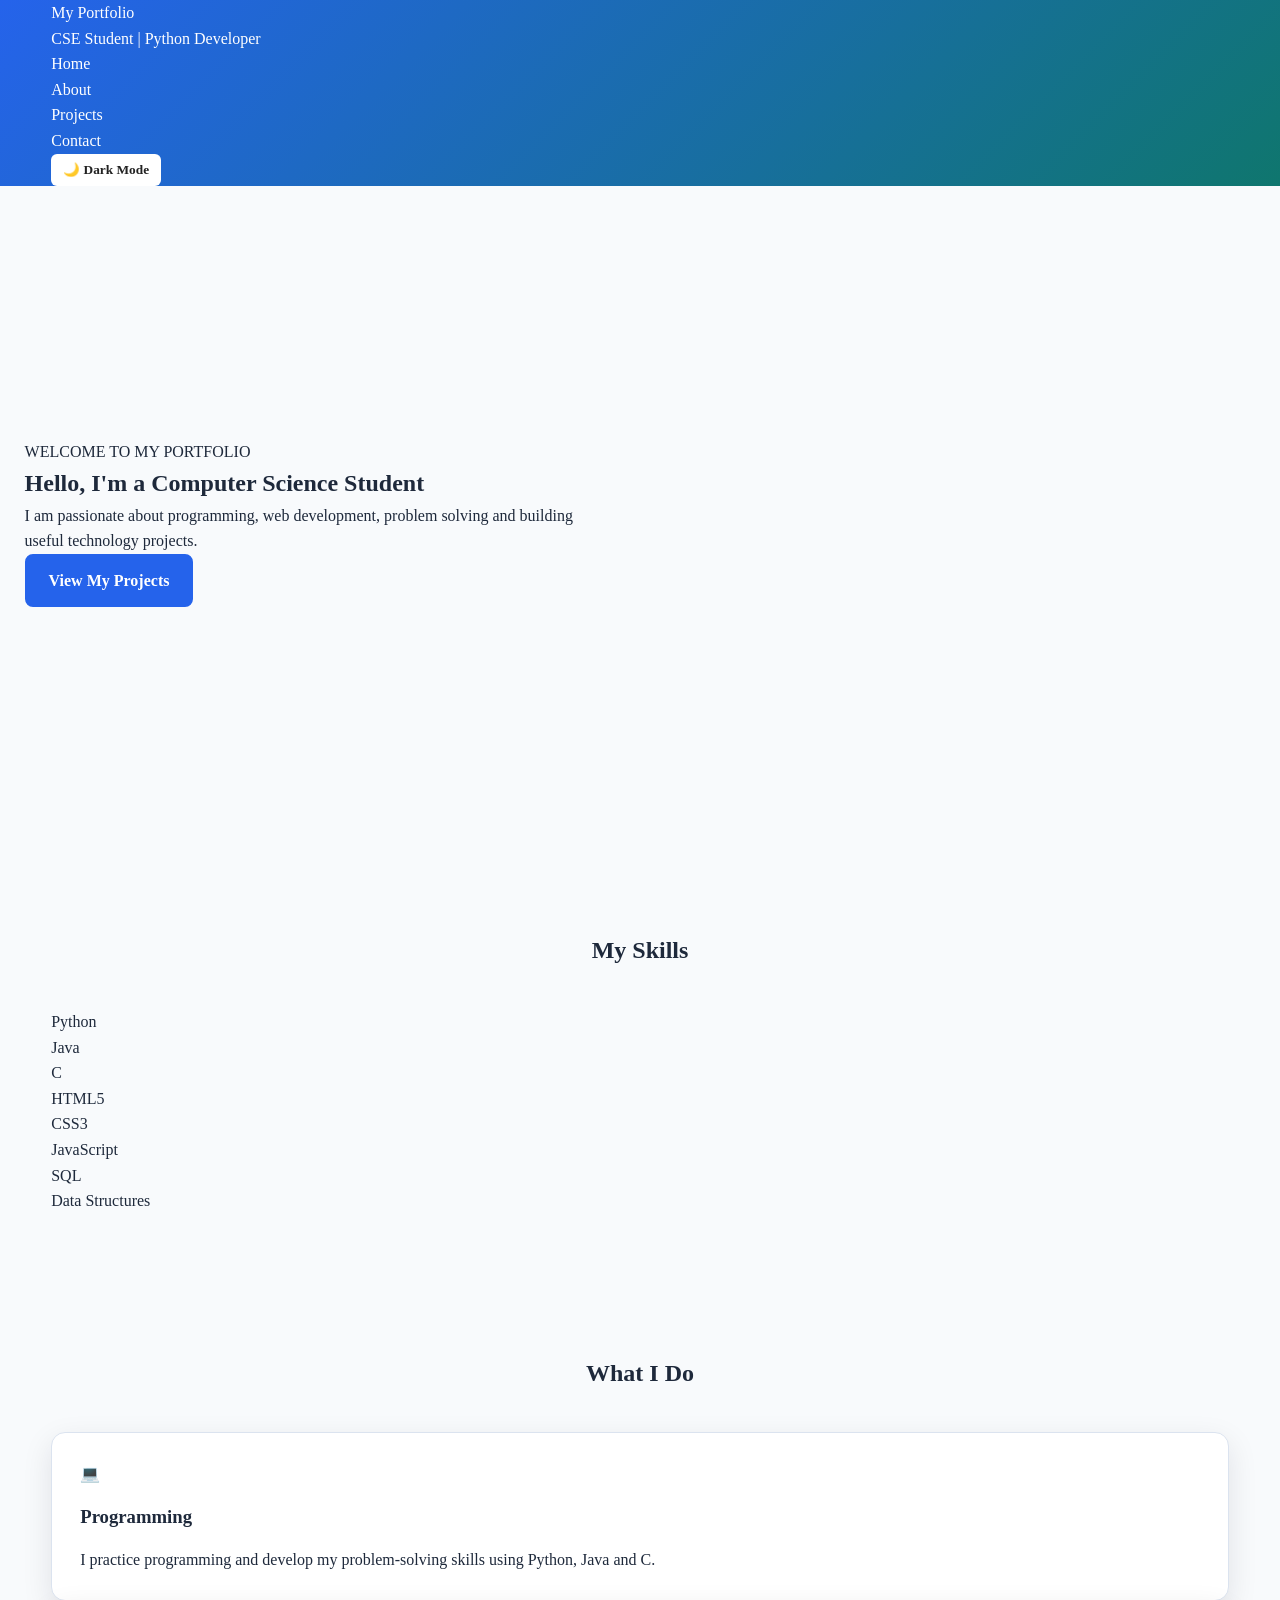
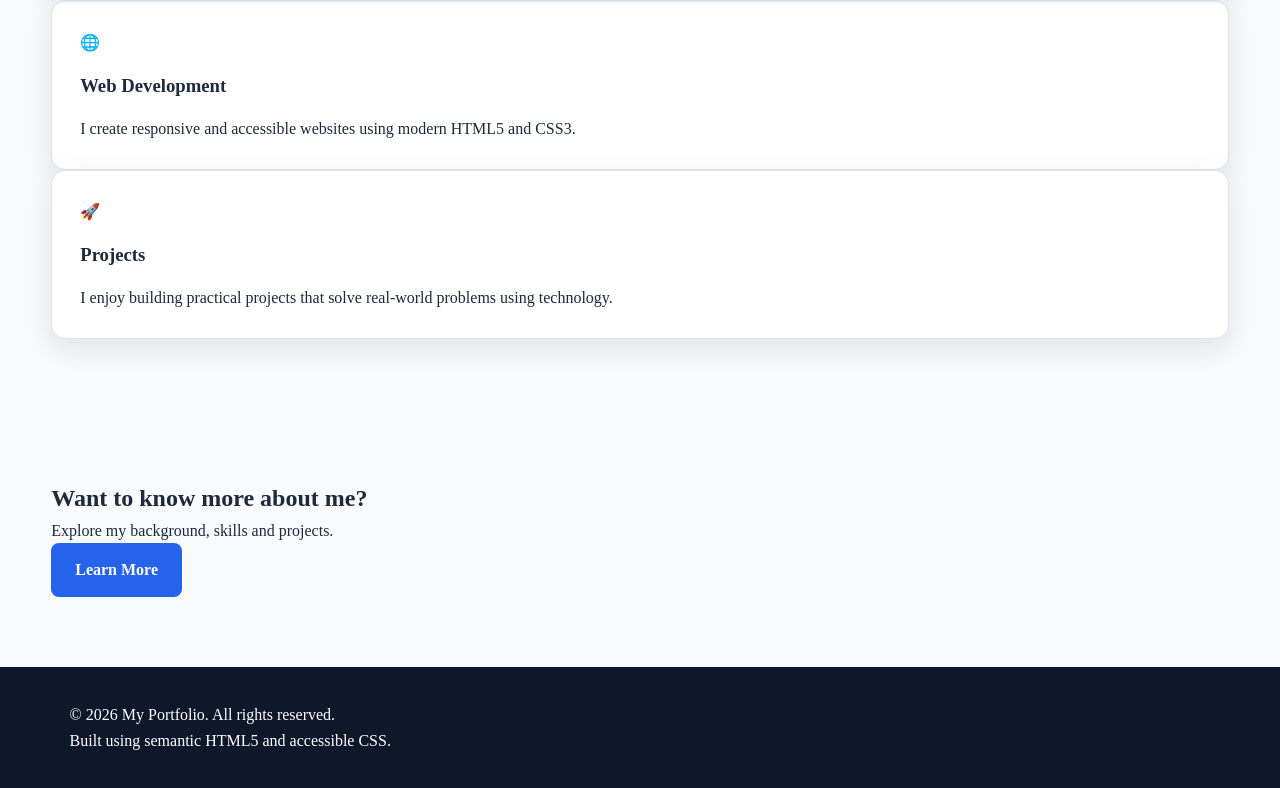
<file: index.html>
<!DOCTYPE html>
<html lang="en">
<head>
    <meta charset="UTF-8">
    <meta name="viewport" content="width=device-width, initial-scale=1.0">

    <meta name="description" content="Personal portfolio website showcasing my skills, education and projects.">
    <meta name="author" content="My Portfolio">

    <title>My Portfolio | Home</title>

    <!-- CSS FILE -->
    <link rel="stylesheet" href="css/style.css">
</head>

<body>

    <a href="#main-content" class="skip-link">Skip to main content</a>

    <header class="site-header">
        <div class="container header-content">

            <div>
                <p class="site-title">My Portfolio</p>
                <p class="site-tagline">CSE Student | Python Developer</p>
            </div>

            <nav class="site-nav" aria-label="Main navigation">
    <ul>
        <li><a href="index.html" aria-current="page">Home</a></li>
        <li><a href="about.html">About</a></li>
        <li><a href="projects.html">Projects</a></li>
        <li><a href="contact.html">Contact</a></li>
    </ul>

    <button class="theme-toggle" id="themeToggle" type="button">
        🌙 Dark Mode
    </button>
</nav>
        </div>
    </header>

    <main id="main-content">

        <section class="hero" aria-labelledby="hero-title">

            <div class="container">

                <p class="hero-small">WELCOME TO MY PORTFOLIO</p>

                <h1 id="hero-title">
                    Hello, I'm a Computer Science Student
                </h1>

                <p>
                    I am passionate about programming, web development,
                    problem solving and building useful technology projects.
                </p>

                <a href="projects.html" class="btn">
                    View My Projects
                </a>

            </div>

        </section>


        <section class="section" aria-labelledby="skills-title">

            <div class="container">

                <h2 id="skills-title" class="section-title">
                    My Skills
                </h2>

                <ul class="skills-list">
                    <li>Python</li>
                    <li>Java</li>
                    <li>C</li>
                    <li>HTML5</li>
                    <li>CSS3</li>
                    <li>JavaScript</li>
                    <li>SQL</li>
                    <li>Data Structures</li>
                </ul>

            </div>

        </section>


        <section class="section alternate-section" aria-labelledby="highlights-title">

            <div class="container">

                <h2 id="highlights-title" class="section-title">
                    What I Do
                </h2>

                <div class="cards">

                    <article class="card">
                        <div class="card-icon">💻</div>

                        <h3>Programming</h3>

                        <p>
                            I practice programming and develop my problem-solving
                            skills using Python, Java and C.
                        </p>
                    </article>


                    <article class="card">
                        <div class="card-icon">🌐</div>

                        <h3>Web Development</h3>

                        <p>
                            I create responsive and accessible websites using
                            modern HTML5 and CSS3.
                        </p>
                    </article>


                    <article class="card">
                        <div class="card-icon">🚀</div>

                        <h3>Projects</h3>

                        <p>
                            I enjoy building practical projects that solve
                            real-world problems using technology.
                        </p>
                    </article>

                </div>

            </div>

        </section>


        <section class="cta-section" aria-labelledby="cta-title">

            <div class="container">

                <h2 id="cta-title">
                    Want to know more about me?
                </h2>

                <p>
                    Explore my background, skills and projects.
                </p>

                <a href="about.html" class="btn btn-light">
                    Learn More
                </a>

            </div>

        </section>

    </main>


    <footer class="site-footer">

        <div class="container">

            <p>&copy; 2026 My Portfolio. All rights reserved.</p>

            <p>
                Built using semantic HTML5 and accessible CSS.
            </p>

        </div>

    </footer>
    <script src="script.js"></script>

</body>
</html>
</file>
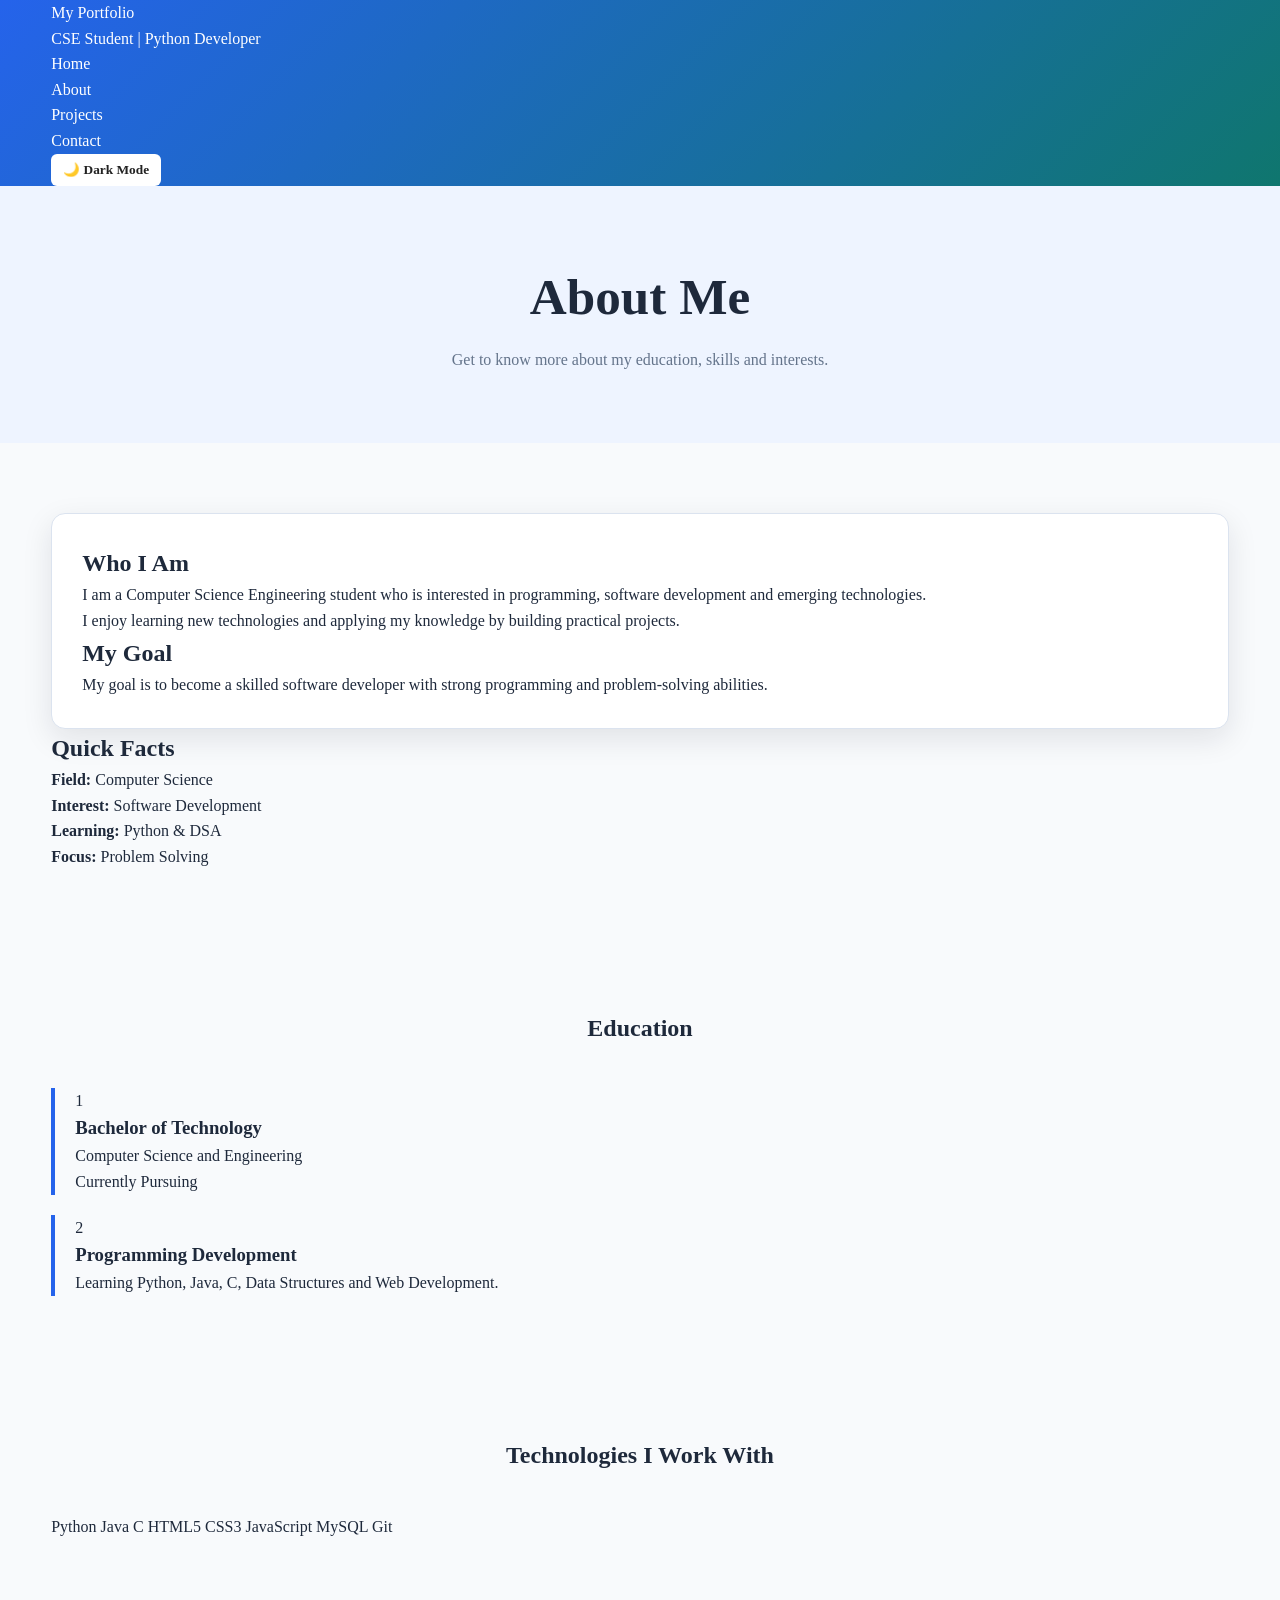
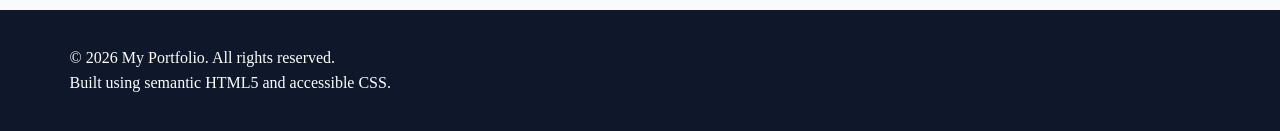
<file: about.html>
<!DOCTYPE html>
<html lang="en">
<head>

    <meta charset="UTF-8">
    <meta name="viewport" content="width=device-width, initial-scale=1.0">

    <meta name="description" content="Learn more about my education, skills and interests.">
    <meta name="author" content="My Portfolio">

    <title>My Portfolio | About</title>

    <link rel="stylesheet" href="css/style.css">

</head>

<body>

    <a href="#main-content" class="skip-link">
        Skip to main content
    </a>


    <header class="site-header">

        <div class="container header-content">

            <div>
                <p class="site-title">My Portfolio</p>
                <p class="site-tagline">CSE Student | Python Developer</p>
            </div>


            <nav class="site-nav" aria-label="Main navigation">

                <ul>

                    <li>
                        <a href="index.html">Home</a>
                    </li>

                    <li>
                        <a href="about.html" aria-current="page">
                            About
                        </a>
                    </li>

                    <li>
                        <a href="projects.html">
                            Projects
                        </a>
                    </li>

                    <li>
                        <a href="contact.html">
                            Contact
                        </a>
                    </li>

                </ul>
                <button class="theme-toggle" id="themeToggle" type="button">
                    🌙 Dark Mode
                </button>
            </nav>

        </div>

    </header>


    <main id="main-content">

        <section class="page-banner">

            <div class="container">

                <h1>About Me</h1>

                <p>
                    Get to know more about my education, skills and interests.
                </p>

            </div>

        </section>


        <section class="about-section">

            <div class="container about-grid">


                <article class="about-content">

                    <h2>Who I Am</h2>

                    <p>
                        I am a Computer Science Engineering student who is
                        interested in programming, software development and
                        emerging technologies.
                    </p>

                    <p>
                        I enjoy learning new technologies and applying my
                        knowledge by building practical projects.
                    </p>

                    <h2>My Goal</h2>

                    <p>
                        My goal is to become a skilled software developer
                        with strong programming and problem-solving abilities.
                    </p>

                </article>


                <aside class="about-aside">

                    <h2>Quick Facts</h2>

                    <ul class="facts-list">

                        <li>
                            <strong>Field:</strong>
                            Computer Science
                        </li>

                        <li>
                            <strong>Interest:</strong>
                            Software Development
                        </li>

                        <li>
                            <strong>Learning:</strong>
                            Python & DSA
                        </li>

                        <li>
                            <strong>Focus:</strong>
                            Problem Solving
                        </li>

                    </ul>

                </aside>

            </div>

        </section>


        <section class="section alternate-section">

            <div class="container">

                <h2 class="section-title">
                    Education
                </h2>


                <div class="timeline">

                    <article class="timeline-item">

                        <div class="timeline-number">
                            1
                        </div>

                        <div>
                            <h3>Bachelor of Technology</h3>

                            <p>
                                Computer Science and Engineering
                            </p>

                            <span>
                                Currently Pursuing
                            </span>
                        </div>

                    </article>


                    <article class="timeline-item">

                        <div class="timeline-number">
                            2
                        </div>

                        <div>
                            <h3>Programming Development</h3>

                            <p>
                                Learning Python, Java, C, Data Structures
                                and Web Development.
                            </p>
                        </div>

                    </article>

                </div>

            </div>

        </section>


        <section class="section">

            <div class="container">

                <h2 class="section-title">
                    Technologies I Work With
                </h2>

                <div class="tech-grid">

                    <span>Python</span>
                    <span>Java</span>
                    <span>C</span>
                    <span>HTML5</span>
                    <span>CSS3</span>
                    <span>JavaScript</span>
                    <span>MySQL</span>
                    <span>Git</span>

                </div>

            </div>

        </section>

    </main>


    <footer class="site-footer">

        <div class="container">

            <p>&copy; 2026 My Portfolio. All rights reserved.</p>

            <p>
                Built using semantic HTML5 and accessible CSS.
            </p>

        </div>

    </footer>
    <script src="script.js"></script>

</body>
</html>
</file>
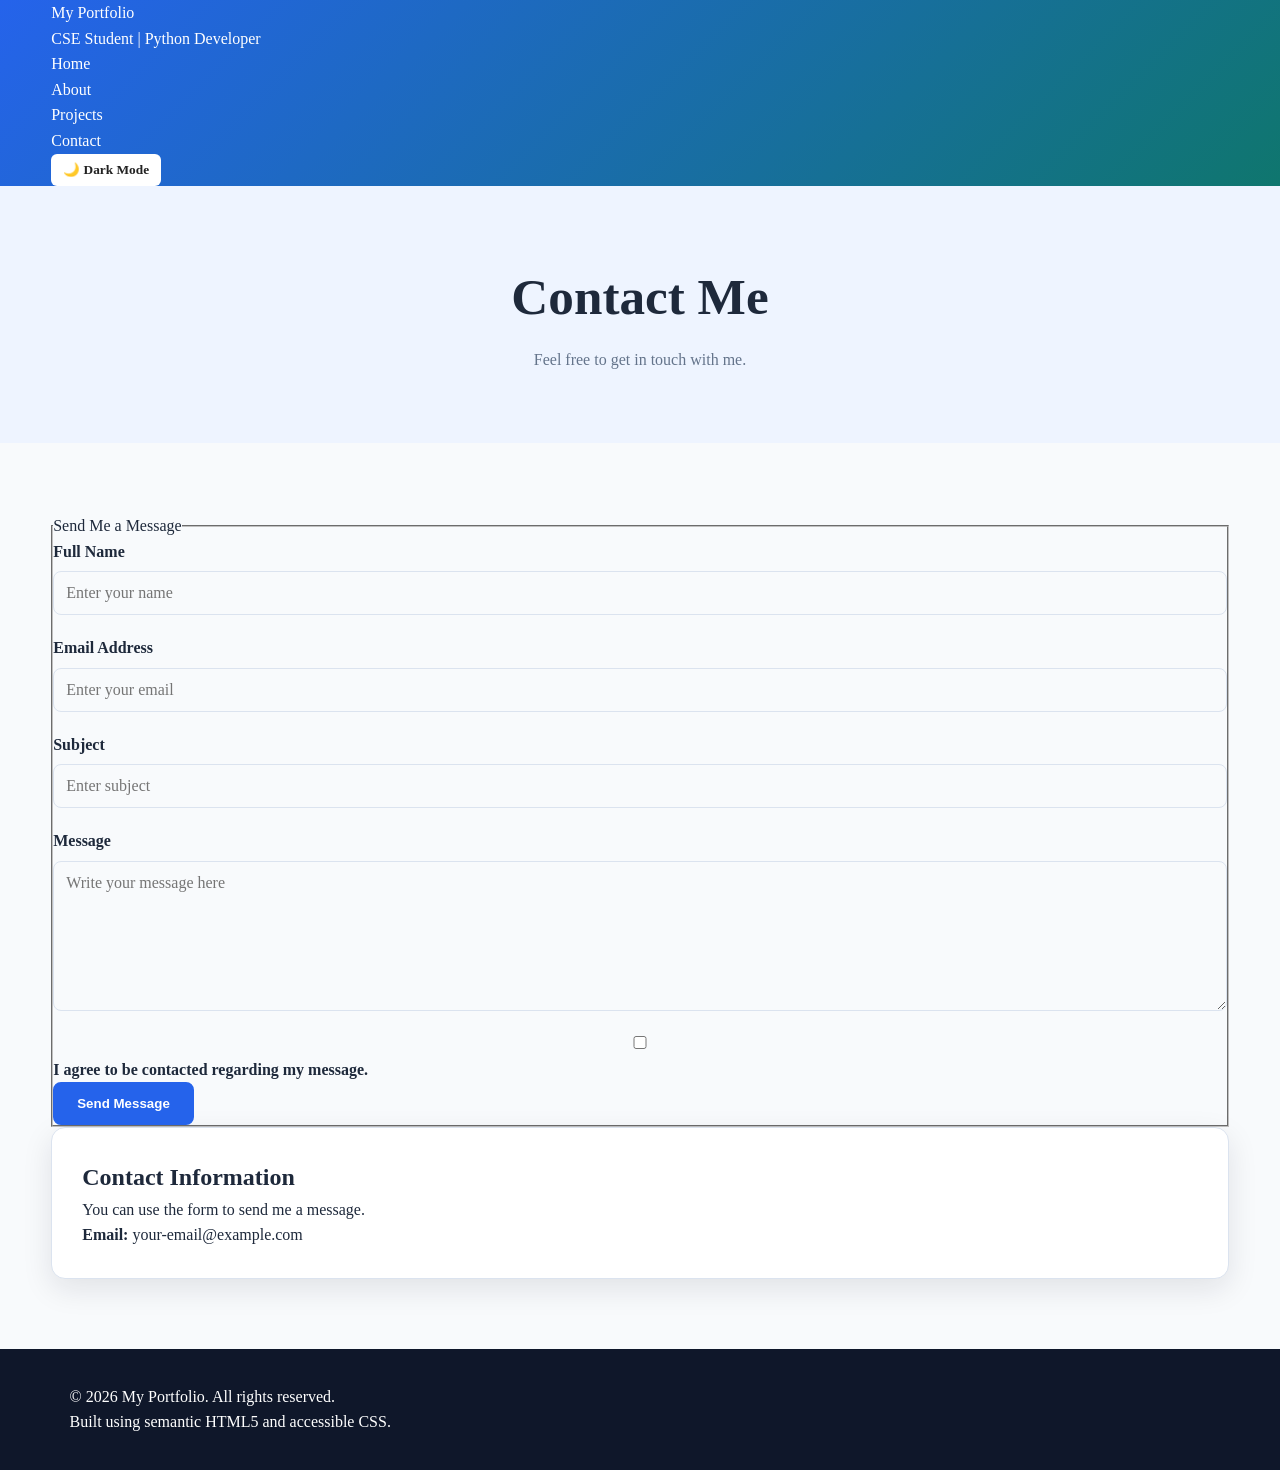
<file: contact.html>
<!DOCTYPE html>
<html lang="en">

<head>

    <meta charset="UTF-8">

    <meta name="viewport"
          content="width=device-width, initial-scale=1.0">

    <meta name="description"
          content="Contact me through my accessible portfolio contact form.">

    <meta name="author"
          content="My Portfolio">

    <title>My Portfolio | Contact</title>

    <link rel="stylesheet" href="css/style.css">

</head>


<body>

    <a href="#main-content" class="skip-link">
        Skip to main content
    </a>


    <header class="site-header">

        <div class="container header-content">

            <div>

                <p class="site-title">
                    My Portfolio
                </p>

                <p class="site-tagline">
                    CSE Student | Python Developer
                </p>

            </div>


            <nav class="site-nav"
                 aria-label="Main navigation">

                <ul>

                    <li>
                        <a href="index.html">
                            Home
                        </a>
                    </li>

                    <li>
                        <a href="about.html">
                            About
                        </a>
                    </li>

                    <li>
                        <a href="projects.html">
                            Projects
                        </a>
                    </li>

                    <li>
                        <a href="contact.html"
                           aria-current="page">
                            Contact
                        </a>
                    </li>

                </ul>

                <button class="theme-toggle" id="themeToggle" type="button">
                🌙 Dark Mode
                </button>
                </nav>

        </div>

    </header>


    <main id="main-content">


        <section class="page-banner">

            <div class="container">

                <h1>
                    Contact Me
                </h1>

                <p>
                    Feel free to get in touch with me.
                </p>

            </div>

        </section>


        <section class="contact-section">

            <div class="container contact-container">


                <form action="#"
                      method="post"
                      aria-labelledby="contact-form-title">


                    <fieldset>

                        <legend id="contact-form-title">
                            Send Me a Message
                        </legend>


                        <div class="form-group">

                            <label for="name">
                                Full Name
                            </label>

                            <input
                                type="text"
                                id="name"
                                name="name"
                                autocomplete="name"
                                required
                                aria-required="true"
                                placeholder="Enter your name">

                        </div>


                        <div class="form-group">

                            <label for="email">
                                Email Address
                            </label>

                            <input
                                type="email"
                                id="email"
                                name="email"
                                autocomplete="email"
                                required
                                aria-required="true"
                                placeholder="Enter your email">

                        </div>


                        <div class="form-group">

                            <label for="subject">
                                Subject
                            </label>

                            <input
                                type="text"
                                id="subject"
                                name="subject"
                                required
                                aria-required="true"
                                placeholder="Enter subject">

                        </div>


                        <div class="form-group">

                            <label for="message">
                                Message
                            </label>

                            <textarea
                                id="message"
                                name="message"
                                required
                                aria-required="true"
                                placeholder="Write your message here"></textarea>

                        </div>


                        <div class="checkbox-group">

                            <input
                                type="checkbox"
                                id="agreement"
                                name="agreement"
                                required>

                            <label for="agreement">
                                I agree to be contacted regarding my message.
                            </label>

                        </div>


                        <button type="submit"
                                class="btn form-button">
                            Send Message
                        </button>


                    </fieldset>

                </form>


                <aside class="contact-info">

                    <h2>
                        Contact Information
                    </h2>

                    <p>
                        You can use the form to send me a message.
                    </p>

                    <p>
                        <strong>Email:</strong>
                        your-email@example.com
                    </p>

                </aside>


            </div>

        </section>


    </main>


    <footer class="site-footer">

        <div class="container">

            <p>
                &copy; 2026 My Portfolio. All rights reserved.
            </p>

            <p>
                Built using semantic HTML5 and accessible CSS.
            </p>

        </div>

    </footer>
    <script src="script.js"></script>

</body>

</html>
</file>
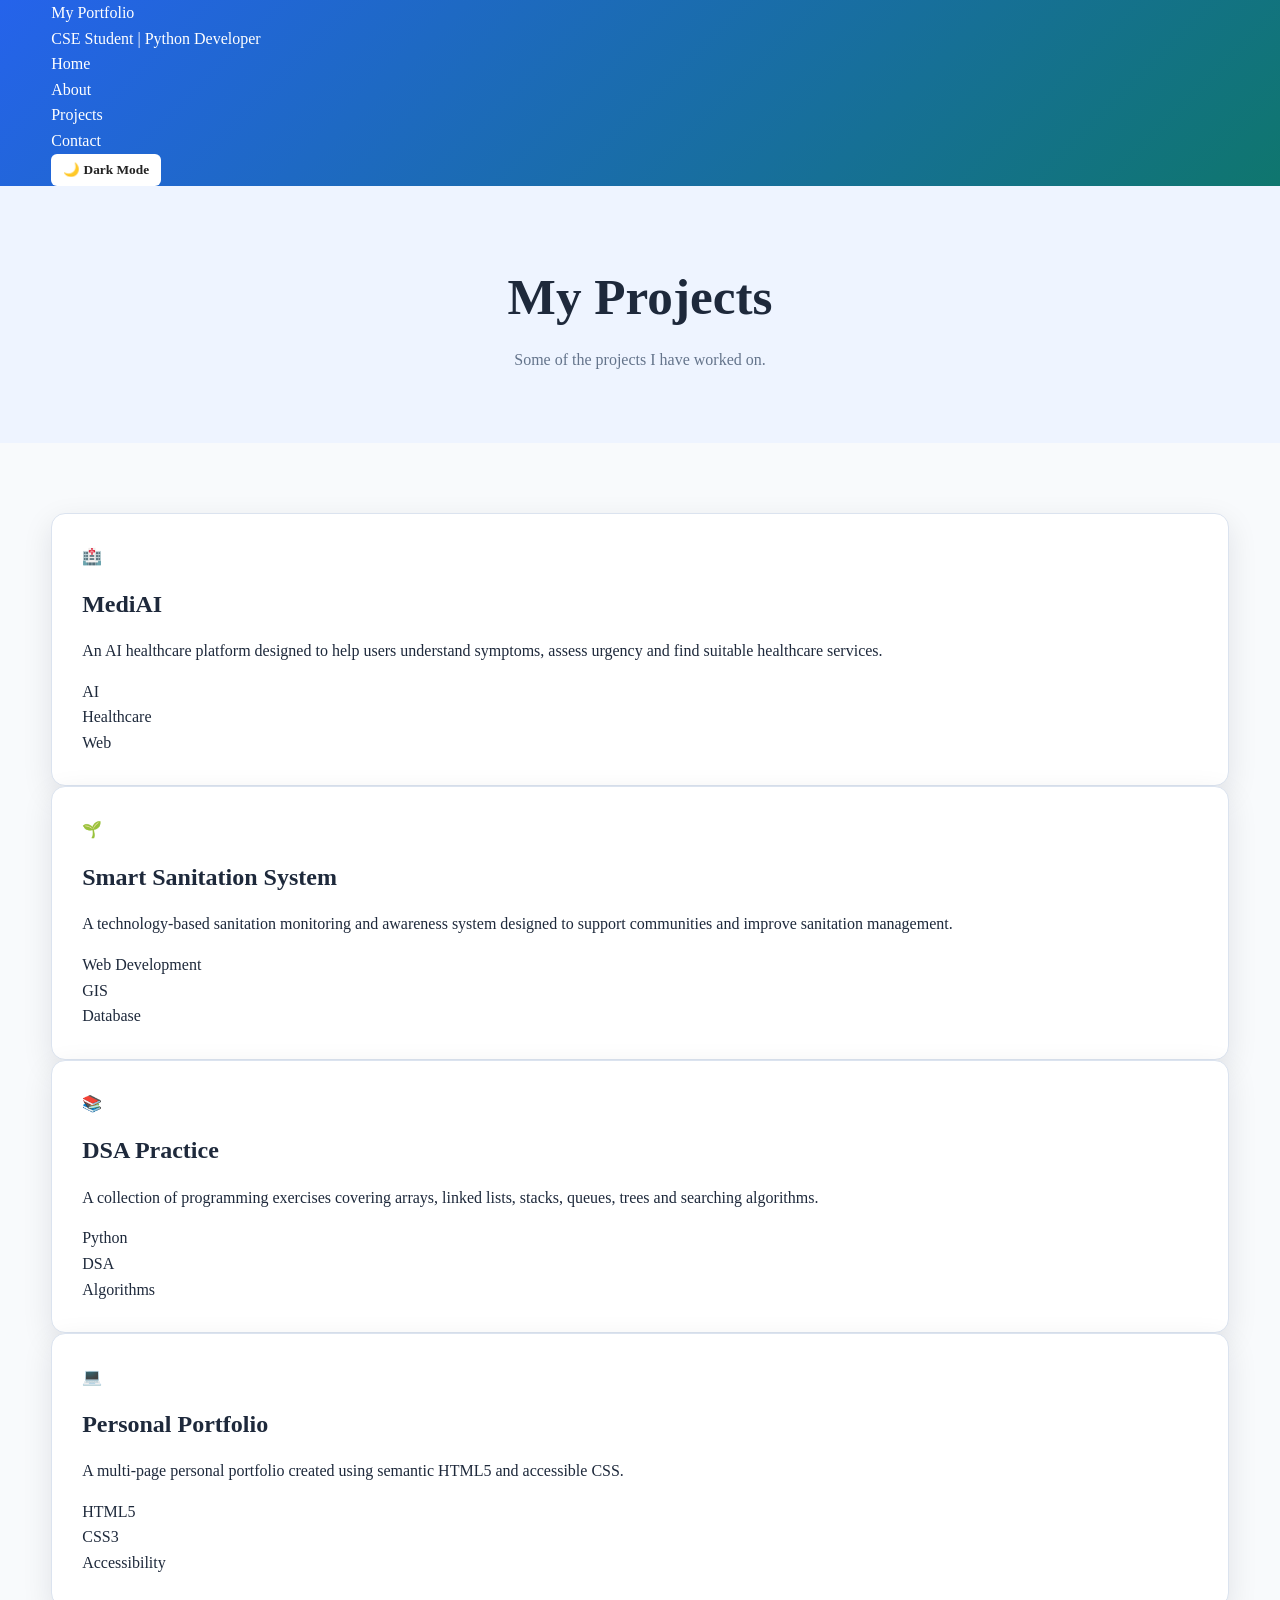
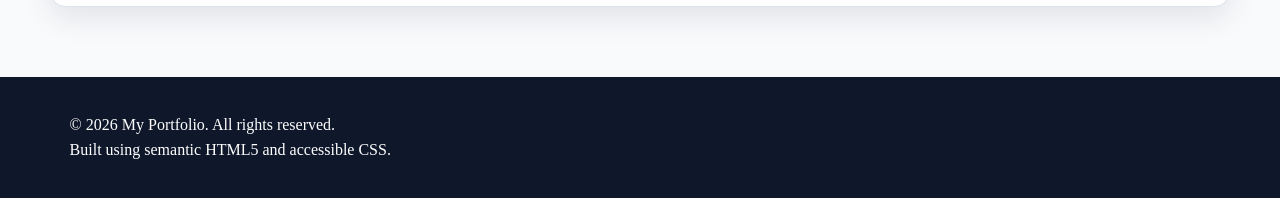
<file: projects.html>
<!DOCTYPE html>
<html lang="en">

<head>

    <meta charset="UTF-8">
    <meta name="viewport" content="width=device-width, initial-scale=1.0">

    <meta name="description" content="View my programming and technology projects.">
    <meta name="author" content="My Portfolio">

    <title>My Portfolio | Projects</title>

    <link rel="stylesheet" href="css/style.css">

</head>


<body>

    <a href="#main-content" class="skip-link">
        Skip to main content
    </a>


    <header class="site-header">

        <div class="container header-content">

            <div>

                <p class="site-title">
                    My Portfolio
                </p>

                <p class="site-tagline">
                    CSE Student | Python Developer
                </p>

            </div>


            <nav class="site-nav" aria-label="Main navigation">

                <ul>

                    <li>
                        <a href="index.html">
                            Home
                        </a>
                    </li>

                    <li>
                        <a href="about.html">
                            About
                        </a>
                    </li>

                    <li>
                        <a href="projects.html" aria-current="page">
                            Projects
                        </a>
                    </li>

                    <li>
                        <a href="contact.html">
                            Contact
                        </a>
                    </li>

                </ul>

                <button class="theme-toggle" id="themeToggle" type="button">
                    🌙 Dark Mode
                </button>

            </nav>

        </div>

    </header>


    <main id="main-content">


        <section class="page-banner">

            <div class="container">

                <h1>
                    My Projects
                </h1>

                <p>
                    Some of the projects I have worked on.
                </p>

            </div>

        </section>


        <section class="projects-section">

            <div class="container">

                <div class="project-grid">


                    <article class="project-card">

                        <div class="project-icon">
                            🏥
                        </div>

                        <h2>
                            MediAI
                        </h2>

                        <p>
                            An AI healthcare platform designed to help users
                            understand symptoms, assess urgency and find
                            suitable healthcare services.
                        </p>

                        <ul class="project-tags">

                            <li>AI</li>
                            <li>Healthcare</li>
                            <li>Web</li>

                        </ul>

                    </article>


                    <article class="project-card">

                        <div class="project-icon">
                            🌱
                        </div>

                        <h2>
                            Smart Sanitation System
                        </h2>

                        <p>
                            A technology-based sanitation monitoring and
                            awareness system designed to support communities
                            and improve sanitation management.
                        </p>

                        <ul class="project-tags">

                            <li>Web Development</li>
                            <li>GIS</li>
                            <li>Database</li>

                        </ul>

                    </article>


                    <article class="project-card">

                        <div class="project-icon">
                            📚
                        </div>

                        <h2>
                            DSA Practice
                        </h2>

                        <p>
                            A collection of programming exercises covering
                            arrays, linked lists, stacks, queues, trees and
                            searching algorithms.
                        </p>

                        <ul class="project-tags">

                            <li>Python</li>
                            <li>DSA</li>
                            <li>Algorithms</li>

                        </ul>

                    </article>


                    <article class="project-card">

                        <div class="project-icon">
                            💻
                        </div>

                        <h2>
                            Personal Portfolio
                        </h2>

                        <p>
                            A multi-page personal portfolio created using
                            semantic HTML5 and accessible CSS.
                        </p>

                        <ul class="project-tags">

                            <li>HTML5</li>
                            <li>CSS3</li>
                            <li>Accessibility</li>

                        </ul>

                    </article>

                </div>

            </div>

        </section>


    </main>


    <footer class="site-footer">

        <div class="container">

            <p>
                &copy; 2026 My Portfolio. All rights reserved.
            </p>

            <p>
                Built using semantic HTML5 and accessible CSS.
            </p>

        </div>

    </footer>
    <script src="script.js"></script>

</body>

</html>
</file>
<file: css/style.css>
/* ================================
   CSS VARIABLES / THEME
================================ */

:root {
    --primary: #2563eb;
    --primary-dark: #1d4ed8;
    --secondary: #0f766e;

    --bg: #f8fafc;
    --surface: #ffffff;
    --surface-alt: #eef4ff;

    --text: #1e293b;
    --text-light: #64748b;

    --border: #dbe3ef;
    --shadow: 0 10px 30px rgba(15, 23, 42, 0.10);

    --radius: 14px;

    --max-width: 1200px;

    --transition: 0.3s ease;
}

/* DARK THEME */

[data-theme="dark"] {
    --primary: #60a5fa;
    --primary-dark: #3b82f6;
    --secondary: #2dd4bf;

    --bg: #0f172a;
    --surface: #1e293b;
    --surface-alt: #172554;

    --text: #f8fafc;
    --text-light: #cbd5e1;

    --border: #334155;
    --shadow: 0 10px 30px rgba(0, 0, 0, 0.35);
}


/* ================================
   RESET
================================ */

* {
    margin: 0;
    padding: 0;
    box-sizing: border-box;
}

html {
    scroll-behavior: smooth;
}

body {
    font-family: "Times New Roman", serif;
    background: var(--bg);
    color: var(--text);
    line-height: 1.6;
    transition: background var(--transition), color var(--transition);
}

img {
    max-width: 100%;
    height: auto;
    display: block;
}

a {
    color: inherit;
    text-decoration: none;
}

ul {
    list-style: none;
}


/* ================================
   ACCESSIBILITY
================================ */

.skip-link {
    position: absolute;
    left: -9999px;
    top: 10px;
    z-index: 9999;
}

.skip-link:focus {
    left: 10px;
    background: var(--primary);
    color: white;
    padding: 10px 15px;
    border-radius: 5px;
}


/* ================================
   HEADER
   FLEXBOX
================================ */

.site-header {
    background: linear-gradient(
        135deg,
        var(--primary),
        var(--secondary)
    );

    color: white;
    position: sticky;
    top: 0;
    z-index: 1000;
}

.navbar {
    max-width: var(--max-width);
    margin: auto;

    display: flex;
    align-items: center;
    justify-content: space-between;

    padding: 18px 20px;
    gap: 20px;
}

.logo {
    font-size: 1.6rem;
    font-weight: bold;
}

.nav-links {
    display: flex;
    align-items: center;
    justify-content: center;
    gap: 25px;
    flex-wrap: wrap;
}

.nav-links a {
    color: white;
    font-weight: bold;
    transition: var(--transition);
}

.nav-links a:hover,
.nav-links a:focus {
    opacity: 0.75;
}


/* ================================
   THEME BUTTON
================================ */

.theme-toggle {
    border: 2px solid white;
    background: transparent;
    color: white;

    padding: 8px 12px;
    border-radius: 8px;

    cursor: pointer;
    font-family: inherit;
    font-weight: bold;

    transition: var(--transition);
}

.theme-toggle:hover {
    background: white;
    color: var(--primary);
}


/* ================================
   GENERAL CONTAINER
================================ */

.container {
    width: min(92%, var(--max-width));
    margin-inline: auto;
}


/* ================================
   HERO SECTION
   CSS GRID
================================ */

.hero {
    min-height: 75vh;

    display: grid;
    grid-template-columns: 1fr 1fr;
    align-items: center;
    gap: 50px;

    padding: 80px 0;
}

.hero-content h1 {
    font-size: clamp(2.2rem, 5vw, 4rem);
    line-height: 1.1;
    margin-bottom: 20px;
}

.hero-content p {
    color: var(--text-light);
    font-size: 1.1rem;
    margin-bottom: 25px;
    max-width: 600px;
}

.hero-buttons {
    display: flex;
    gap: 15px;
    flex-wrap: wrap;
}

.hero-image {
    display: flex;
    justify-content: center;
    align-items: center;
}


/* ================================
   BUTTONS
   FLEXBOX
================================ */

.btn {
    display: inline-flex;
    align-items: center;
    justify-content: center;

    padding: 12px 22px;

    border-radius: 8px;
    border: 2px solid var(--primary);

    background: var(--primary);
    color: white;

    font-weight: bold;
    cursor: pointer;

    transition: transform var(--transition),
                background var(--transition);
}

.btn:hover,
.btn:focus {
    background: var(--primary-dark);
    transform: translateY(-3px);
}

.btn-secondary {
    background: transparent;
    color: var(--primary);
}

.btn-secondary:hover {
    color: white;
}


/* ================================
   SECTION
================================ */

section {
    padding: 70px 0;
}

.section-title {
    text-align: center;
    margin-bottom: 40px;
}

.section-title h2 {
    font-size: 2.2rem;
    margin-bottom: 10px;
}

.section-title p {
    color: var(--text-light);
}


/* ================================
   SKILLS
   CSS GRID
================================ */

.skills-grid {
    display: grid;

    grid-template-columns:
        repeat(auto-fit, minmax(180px, 1fr));

    gap: 20px;
}

.skill-card {
    background: var(--surface);
    border: 1px solid var(--border);

    padding: 25px;
    text-align: center;

    border-radius: var(--radius);

    box-shadow: var(--shadow);

    transition: transform var(--transition),
                box-shadow var(--transition);
}

.skill-card:hover {
    transform: translateY(-6px);
}


/* ================================
   CARDS
   CSS GRID
================================ */

.card-grid {
    display: grid;

    grid-template-columns:
        repeat(auto-fit, minmax(260px, 1fr));

    gap: 25px;
}

.card {
    background: var(--surface);

    border: 1px solid var(--border);
    border-radius: var(--radius);

    padding: 28px;

    box-shadow: var(--shadow);

    display: flex;
    flex-direction: column;
    gap: 15px;

    transition:
        transform var(--transition),
        box-shadow var(--transition);
}

.card:hover {
    transform: translateY(-7px);
}


/* ================================
   PAGE BANNER
================================ */

.page-banner {
    background: var(--surface-alt);
    padding: 70px 20px;
    text-align: center;
}

.page-banner h1 {
    font-size: clamp(2rem, 5vw, 3.2rem);
    margin-bottom: 10px;
}

.page-banner p {
    color: var(--text-light);
}


/* ================================
   ABOUT PAGE
   CSS GRID
================================ */

.about-layout {
    display: grid;

    grid-template-columns:
        2fr 1fr;

    gap: 40px;
}

.about-content,
.about-sidebar {
    background: var(--surface);

    padding: 30px;

    border: 1px solid var(--border);
    border-radius: var(--radius);

    box-shadow: var(--shadow);
}

.about-sidebar {
    align-self: start;
}


/* ================================
   TIMELINE
================================ */

.timeline {
    display: flex;
    flex-direction: column;
    gap: 20px;
}

.timeline-item {
    border-left: 4px solid var(--primary);
    padding-left: 20px;
}


/* ================================
   PROJECTS
   CSS GRID
================================ */

.projects-grid {
    display: grid;

    grid-template-columns:
        repeat(auto-fit, minmax(280px, 1fr));

    gap: 30px;
}

.project-card {
    background: var(--surface);

    border: 1px solid var(--border);
    border-radius: var(--radius);

    padding: 30px;

    display: flex;
    flex-direction: column;
    gap: 15px;

    box-shadow: var(--shadow);

    transition: transform var(--transition);
}

.project-card:hover {
    transform: translateY(-8px);
}

.project-card .btn {
    margin-top: auto;
    align-self: flex-start;
}


/* ================================
   CONTACT FORM
================================ */

.contact-layout {
    display: grid;

    grid-template-columns:
        2fr 1fr;

    gap: 40px;
}

.contact-form,
.contact-info {
    background: var(--surface);

    padding: 30px;

    border: 1px solid var(--border);
    border-radius: var(--radius);

    box-shadow: var(--shadow);
}

.form-group {
    display: flex;
    flex-direction: column;
    gap: 7px;
    margin-bottom: 20px;
}

label {
    font-weight: bold;
}

input,
textarea,
select {
    width: 100%;

    padding: 12px;

    border: 1px solid var(--border);
    border-radius: 8px;

    background: var(--bg);
    color: var(--text);

    font-family: inherit;
    font-size: 1rem;
}

textarea {
    min-height: 150px;
    resize: vertical;
}

input:focus,
textarea:focus,
select:focus,
button:focus,
a:focus {
    outline: 3px solid rgba(37, 99, 235, 0.35);
    outline-offset: 3px;
}


/* ================================
   CTA
   FLEXBOX
================================ */

.cta {
    background: var(--surface-alt);
    text-align: center;

    display: flex;
    flex-direction: column;

    align-items: center;
    justify-content: center;

    gap: 20px;

    padding: 60px 20px;
}


/* ================================
   FOOTER
   FLEXBOX
================================ */

.site-footer {
    background: #0f172a;
    color: white;

    padding: 35px 20px;
}

.footer-content {
    max-width: var(--max-width);
    margin: auto;

    display: flex;
    align-items: center;
    justify-content: space-between;

    gap: 20px;
    flex-wrap: wrap;
}


/* ================================
   RESPONSIVE DESIGN
   TABLET
================================ */

@media (max-width: 900px) {

    .hero {
        grid-template-columns: 1fr;
        text-align: center;
    }

    .hero-content p {
        margin-inline: auto;
    }

    .hero-buttons {
        justify-content: center;
    }

    .about-layout,
    .contact-layout {
        grid-template-columns: 1fr;
    }

}


/* ================================
   RESPONSIVE DESIGN
   MOBILE
================================ */

@media (max-width: 650px) {

    .navbar {
        flex-direction: column;
        padding: 15px;
    }

    .nav-links {
        gap: 12px;
        font-size: 0.95rem;
    }

    .hero {
        min-height: auto;
        padding: 60px 0;
    }

    section {
        padding: 50px 0;
    }

    .card,
    .project-card,
    .contact-form,
    .contact-info,
    .about-content,
    .about-sidebar {
        padding: 22px;
    }

    .footer-content {
        flex-direction: column;
        text-align: center;
    }

}


/* ================================
   REDUCED MOTION
================================ */

@media (prefers-reduced-motion: reduce) {

    html {
        scroll-behavior: auto;
    }

    *,
    *::before,
    *::after {
        transition: none !important;
        animation: none !important;
    }

}
/* =========================================
   TO-DO LIST
   ========================================= */

.todo-section {
    padding: 60px 0;
    background: #f5f8fc;
    min-height: 500px;
}

.todo-app {
    max-width: 750px;
    margin: 0 auto;
    background: #ffffff;
    padding: 35px;
    border-radius: 12px;
    box-shadow: 0 5px 20px rgba(0, 0, 0, 0.08);
}

.todo-app h2 {
    text-align: center;
    margin-bottom: 30px;
}


/* Add Task Form */

.todo-form label {
    display: block;
    font-weight: 600;
    margin-bottom: 8px;
}

.todo-input-group {
    display: flex;
    gap: 10px;
}

.todo-input-group input {
    flex: 1;
    padding: 12px 15px;
    border: 1px solid #ccd5e0;
    border-radius: 6px;
    font-size: 1rem;
}

.todo-input-group input:focus {
    outline: 3px solid rgba(30, 136, 229, 0.25);
    border-color: #1e88e5;
}


/* Filters */

.todo-filters {
    display: flex;
    justify-content: center;
    gap: 10px;
    margin: 30px 0 20px;
}

.filter-btn {
    padding: 9px 18px;
    border: 1px solid #ccd5e0;
    background: #ffffff;
    border-radius: 6px;
    cursor: pointer;
    font-size: 0.95rem;
}

.filter-btn:hover {
    background: #eef5fc;
}

.filter-btn.active {
    background: #1e88e5;
    color: #ffffff;
    border-color: #1e88e5;
}


/* Task List */

.todo-list {
    list-style: none;
    padding: 0;
    margin: 0;
}


/* Individual Task */

.todo-item {
    display: flex;
    align-items: center;
    gap: 12px;
    padding: 15px;
    margin-bottom: 10px;
    background: #f8fafc;
    border: 1px solid #e0e6ed;
    border-radius: 8px;
}


/* Checkbox */

.todo-checkbox {
    width: 18px;
    height: 18px;
    cursor: pointer;
    flex-shrink: 0;
}


/* Task Text */

.todo-text {
    flex: 1;
    font-size: 1rem;
    word-break: break-word;
}

.todo-item.completed .todo-text {
    text-decoration: line-through;
    opacity: 0.6;
}


/* Task Buttons */

.todo-actions {
    display: flex;
    gap: 8px;
}

.todo-edit,
.todo-delete {
    padding: 7px 12px;
    border-radius: 5px;
    cursor: pointer;
    border: 1px solid #ccd5e0;
    background: #ffffff;
}

.todo-edit:hover,
.todo-delete:hover {
    background: #eef5fc;
}


/* Empty Message */

.empty-message {
    text-align: center;
    padding: 25px;
    color: #666666;
}

.empty-message.hidden {
    display: none;
}


/* Task Count */

.task-count {
    text-align: center;
    margin-top: 20px;
    font-weight: 600;
    color: #555555;
}


/* Keyboard Focus */

.filter-btn:focus,
.todo-edit:focus,
.todo-delete:focus,
.todo-checkbox:focus,
.todo-input-group input:focus {
    outline: 3px solid rgba(30, 136, 229, 0.25);
    outline-offset: 2px;
}


/* Responsive Design */

@media (max-width: 600px) {

    .todo-app {
        padding: 20px;
    }

    .todo-input-group {
        flex-direction: column;
    }

    .todo-input-group .btn {
        width: 100%;
    }

    .todo-item {
        align-items: flex-start;
        flex-wrap: wrap;
    }

    .todo-actions {
        width: 100%;
        margin-left: 30px;
    }

    .todo-filters {
        flex-wrap: wrap;
    }

}
/* Dark Mode */
body.dark-mode {
    background-color: #121212;
    color: #f5f5f5;
}

body.dark-mode .contact-section,
body.dark-mode .projects-section,
body.dark-mode .about-section,
body.dark-mode .todo-section,
body.dark-mode .task-manager {
    background-color: #1e1e1e;
    color: #f5f5f5;
}

body.dark-mode .project-card,
body.dark-mode .contact-info,
body.dark-mode form {
    background-color: #252525;
    color: #f5f5f5;
}

#themeToggle {
    padding: 8px 12px;
    border: none;
    border-radius: 6px;
    cursor: pointer;
    background: white;
    color: #222;
}
</file>
